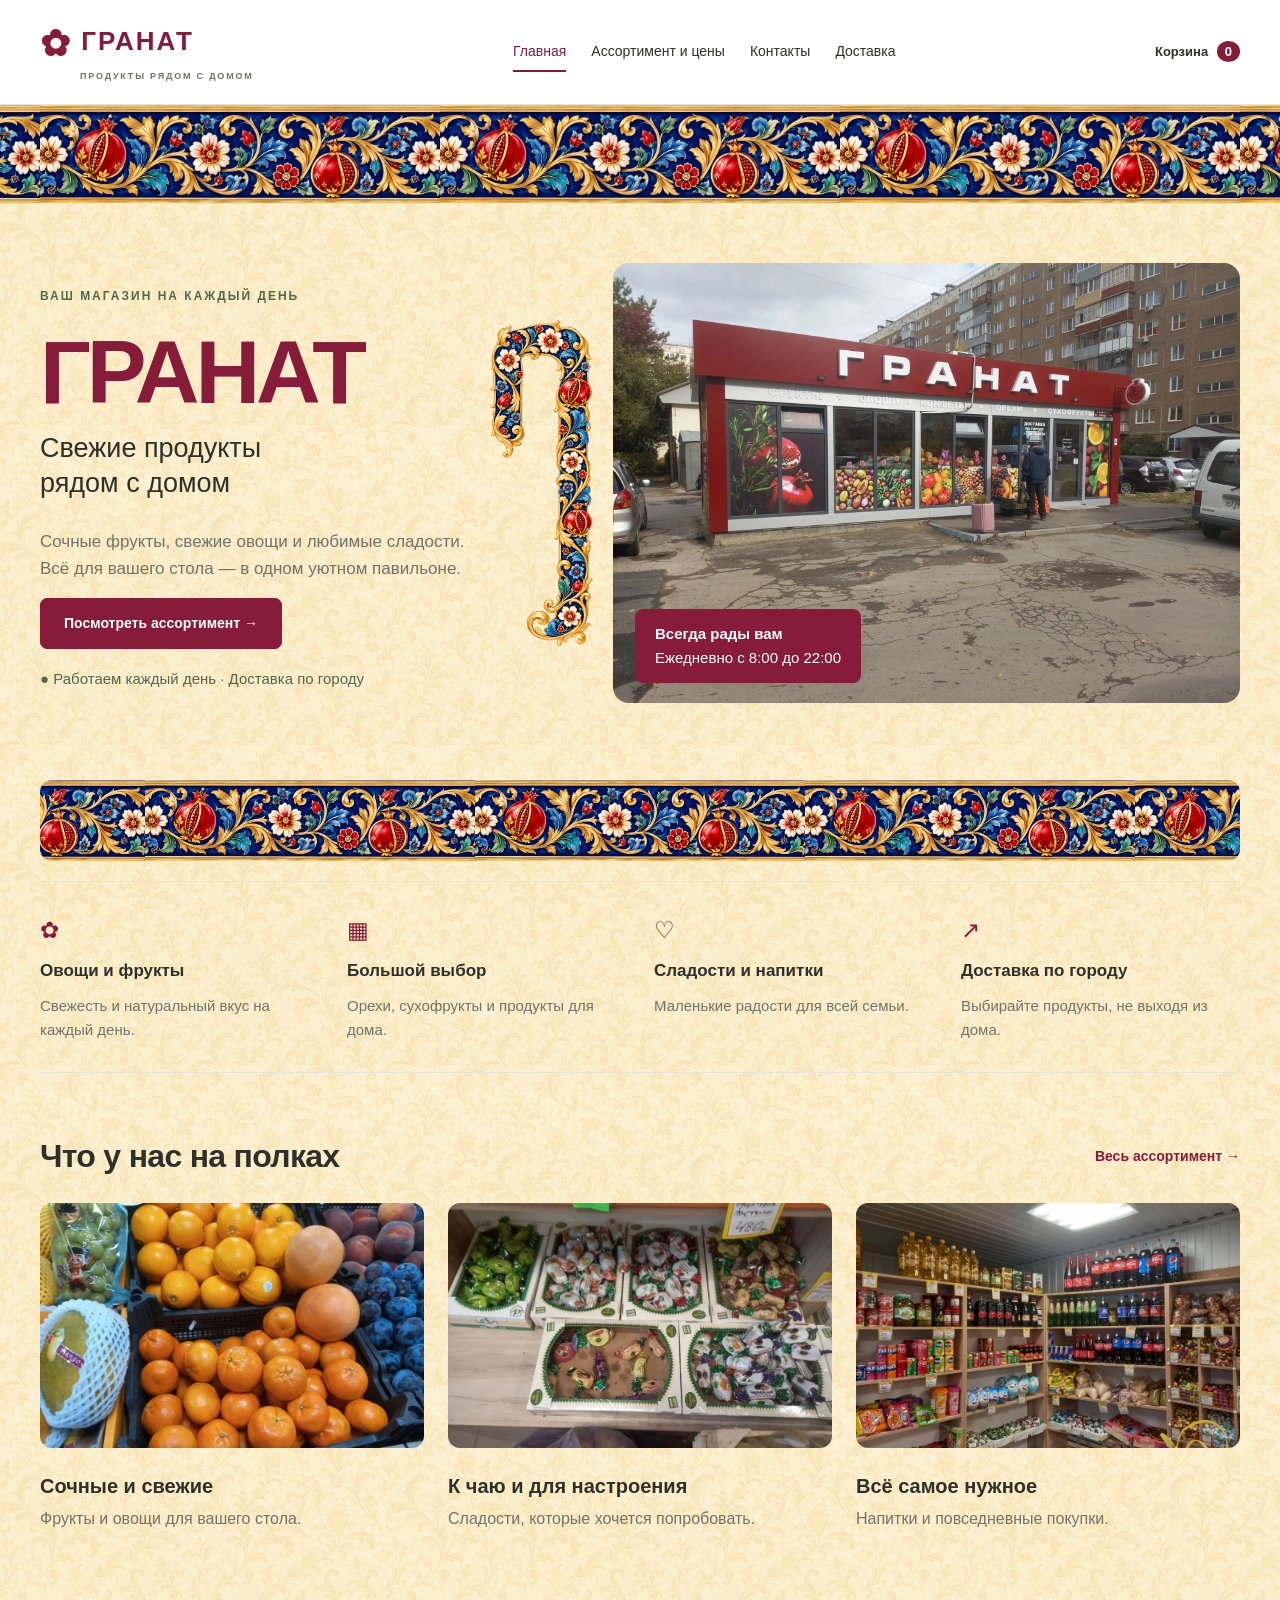
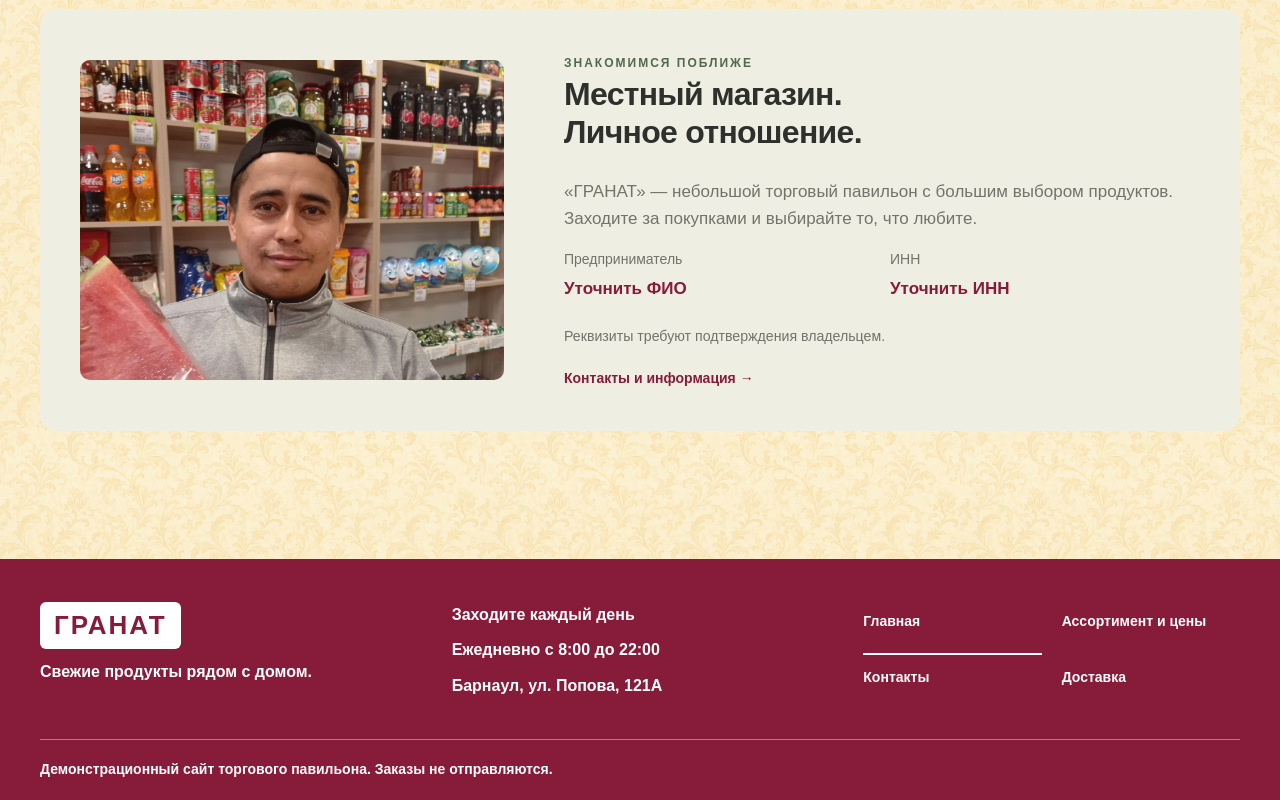
<file: index.html>
<!doctype html>
<html lang="ru"><head><meta charset="utf-8"><meta name="viewport" content="width=device-width, initial-scale=1"><meta name="description" content="Торговый павильон ГРАНАТ: свежие продукты, ассортимент и доставка по городу. Демонстрационный сайт."><title>ГРАНАТ — свежие продукты рядом с домом</title><link rel="icon" href="images/granat-icon.svg" type="image/svg+xml"><link rel="stylesheet" href="css/styles.css"><link rel="stylesheet" href="css/home-ornament.css"><script defer src="js/data.js"></script><script defer src="js/app.js"></script></head><body data-page="home"><a class="skip" href="#main">Перейти к содержимому</a><header></header><main id="main"><div class="wrap"><section class="hero"><div><span class="eyebrow">Ваш магазин на каждый день</span><h1>ГРАНАТ</h1><p class="subtitle">Свежие продукты<br>рядом с домом</p><p class="intro">Сочные фрукты, свежие овощи и любимые сладости. Всё для вашего стола — в одном уютном павильоне.</p><a class="button" href="assortment.html">Посмотреть ассортимент <span aria-hidden="true">&nbsp;→</span></a><p class="delivery-note">● Работаем каждый день · Доставка по городу</p></div><div class="hero-photo"><img src="images/павильон.jpg" alt="Фасад торгового павильона ГРАНАТ с бордовой вывеской"><div class="photo-note"><strong>Всегда рады вам</strong><span data-info="hours"></span></div></div></section><section class="benefits" aria-label="Преимущества магазина"><div><span aria-hidden="true">✿</span><h3>Овощи и фрукты</h3><p>Свежесть и натуральный вкус на каждый день.</p></div><div><span aria-hidden="true">▦</span><h3>Большой выбор</h3><p>Орехи, сухофрукты и продукты для дома.</p></div><div><span aria-hidden="true">♡</span><h3>Сладости и напитки</h3><p>Маленькие радости для всей семьи.</p></div><div><span aria-hidden="true">↗</span><h3>Доставка по городу</h3><p>Выбирайте продукты, не выходя из дома.</p></div></section><section class="section"><div class="section-heading"><h2>Что у нас на полках</h2><a class="text-link" href="assortment.html">Весь ассортимент →</a></div><div class="teasers"><a class="teaser" href="assortment.html"><img src="images/цитрусовые.jpg" alt="Цитрусовые и свежие фрукты в магазине" loading="lazy"><div><h3>Сочные и свежие</h3><p>Фрукты и овощи для вашего стола.</p></div></a><a class="teaser" href="assortment.html"><img src="images/конфеты.jpg" alt="Ассортимент развесных конфет" loading="lazy"><div><h3>К чаю и для настроения</h3><p>Сладости, которые хочется попробовать.</p></div></a><a class="teaser" href="assortment.html"><img src="images/полки.png" alt="Полки с напитками и другими продуктами" loading="lazy"><div><h3>Всё самое нужное</h3><p>Напитки и повседневные покупки.</p></div></a></div></section><section class="about"><img src="images/хозяин.jpg" alt="Портрет из материалов павильона ГРАНАТ" loading="lazy"><div><span class="eyebrow">Знакомимся поближе</span><h2>Местный магазин.<br>Личное отношение.</h2><p>«ГРАНАТ» — небольшой торговый павильон с большим выбором продуктов. Заходите за покупками и выбирайте то, что любите.</p><dl class="details"><div><dt>Предприниматель</dt><dd data-info="owner"></dd></div><div><dt>ИНН</dt><dd data-info="inn"></dd></div></dl><p><small>Реквизиты требуют подтверждения владельцем.</small></p><a href="contacts.html" class="text-link">Контакты и информация →</a></div></section><div class="section"></div></div></main><footer></footer></body></html>
</file>
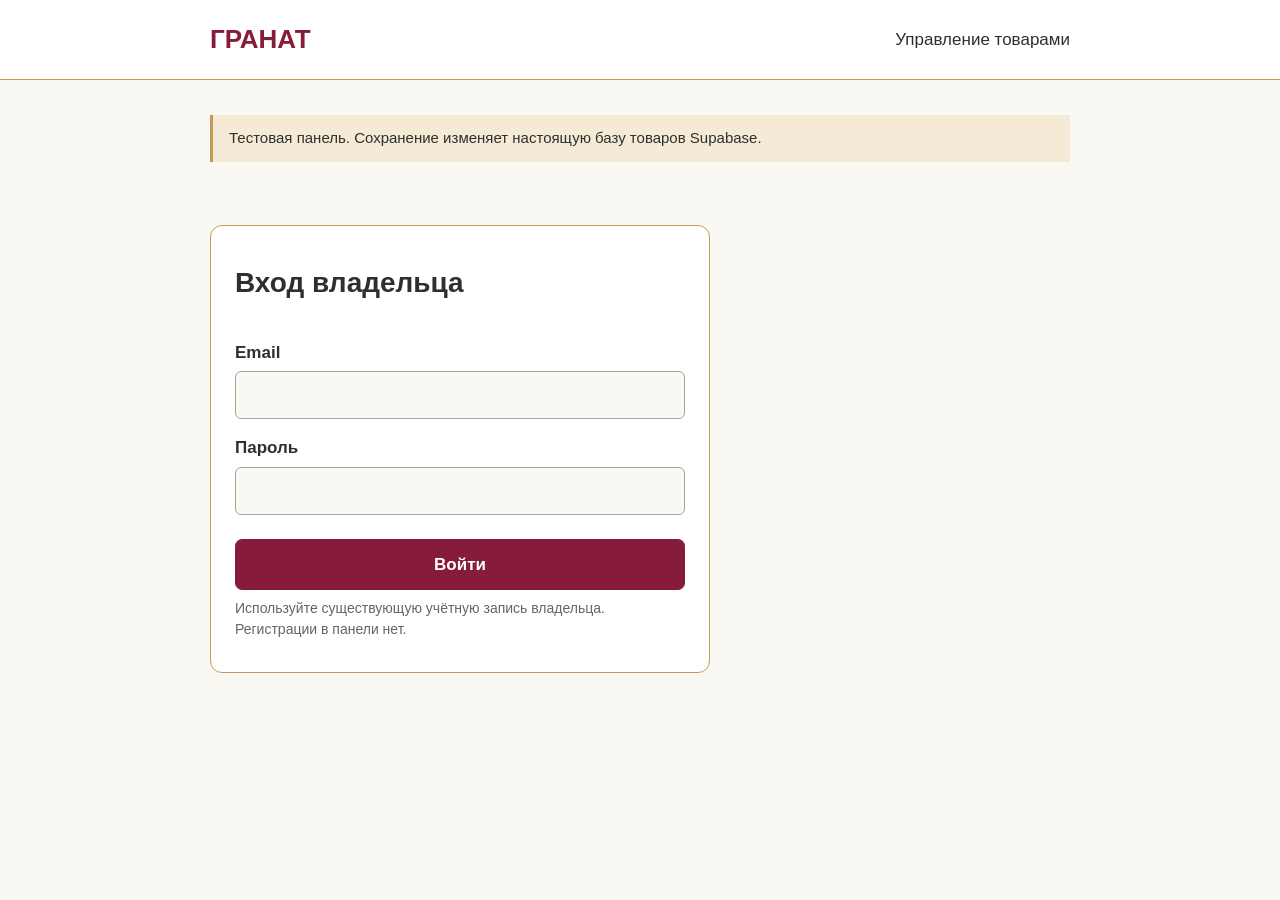
<file: admin.html>
<!doctype html>
<html lang="ru">
<head>
  <meta charset="utf-8">
  <meta name="viewport" content="width=device-width, initial-scale=1">
  <meta name="robots" content="noindex,nofollow">
  <meta name="referrer" content="no-referrer">
  <title>Управление товарами — ГРАНАТ</title>
  <link rel="icon" href="images/granat-icon.svg" type="image/svg+xml">
  <link rel="stylesheet" href="css/admin.css">
  <script defer src="js/supabase-config.js"></script>
  <script defer src="js/admin-api.js"></script>
  <script defer src="js/admin.js"></script>
</head>
<body>
  <header class="admin-header"><div class="admin-wrap"><a href="index.html" class="brand">ГРАНАТ</a><span>Управление товарами</span></div></header>
  <main class="admin-wrap">
    <p class="test-note">Тестовая панель. Сохранение изменяет настоящую базу товаров Supabase.</p>
    <p id="message" class="message" role="status" aria-live="polite"></p>
    <section id="recovery-section" class="panel" hidden>
      <h1>Установить новый пароль</h1>
      <form id="recovery-form">
        <fieldset id="recovery-fields">
          <label for="new-password">Новый пароль</label><input id="new-password" type="password" autocomplete="new-password" minlength="8" required>
          <label for="repeat-password">Повторить пароль</label><input id="repeat-password" type="password" autocomplete="new-password" minlength="8" required>
          <p class="hint">Не менее 8 символов. Пароль должен соответствовать требованиям вашего проекта Supabase.</p>
          <button type="submit">Сохранить новый пароль</button>
          <button id="cancel-recovery" type="button" class="secondary">Вернуться ко входу</button>
        </fieldset>
      </form>
    </section>
    <section id="login-section" class="panel">
      <h1>Вход владельца</h1>
      <form id="login-form">
        <fieldset id="login-fields">
          <label for="email">Email</label><input id="email" type="email" autocomplete="username" required>
          <label for="password">Пароль</label><input id="password" type="password" autocomplete="current-password" required>
          <button type="submit">Войти</button>
        </fieldset>
      </form>
      <p class="hint">Используйте существующую учётную запись владельца. Регистрации в панели нет.</p>
    </section>
    <section id="workspace" hidden>
      <div class="toolbar"><h1>Товары</h1><button id="logout" type="button" class="secondary">Выйти</button></div>
      <div class="toolbar actions"><button id="new-product" type="button">Добавить товар</button><button id="reload" type="button" class="secondary">Обновить список</button></div>
      <section id="editor" class="panel" hidden>
        <h2 id="editor-title">Добавить товар</h2>
        <form id="product-form">
          <fieldset id="product-fields">
            <label for="product-name">Название</label><input id="product-name" required maxlength="120">
            <label for="product-price">Цена, ₽ за кг</label><input id="product-price" type="number" inputmode="numeric" min="0" max="1000000" step="1" required>
            <p class="hint">Сейчас каталог поддерживает товары за килограмм и цены в целых рублях.</p>
            <label for="product-description">Описание</label><textarea id="product-description" rows="4" required maxlength="2000"></textarea>
            <label for="product-category">Категория</label><input id="product-category" list="categories" required maxlength="80"><datalist id="categories"></datalist>
            <label class="checkbox"><input id="product-available" type="checkbox"> Показывать на витрине</label>
            <label for="product-photo">Фотография с телефона</label><input id="product-photo" type="file" accept="image/jpeg,image/png,image/webp" hidden>
            <button id="choose-photo" type="button" class="secondary">Выбрать фотографию</button><p id="photo-name" class="hint"></p>
            <p class="hint">JPG, PNG или WebP, до 5 МБ. Для снимков HEIC выберите JPG. Новая фотография заменит ссылку при сохранении.</p>
            <label for="product-image">Или ссылка на фотографию</label><input id="product-image" maxlength="2000" placeholder="https://… или images/имя-файла.png">
            <img id="photo-preview" class="photo-preview" alt="Предпросмотр фотографии товара" hidden>
            <div class="toolbar actions"><button type="submit">Сохранить товар</button><button id="cancel" type="button" class="secondary">Отмена</button></div>
          </fieldset>
        </form>
      </section>
      <p id="list-summary"></p>
      <div id="product-list" class="product-list" aria-live="polite"></div>
    </section>
  </main>
</body>
</html>
</file>
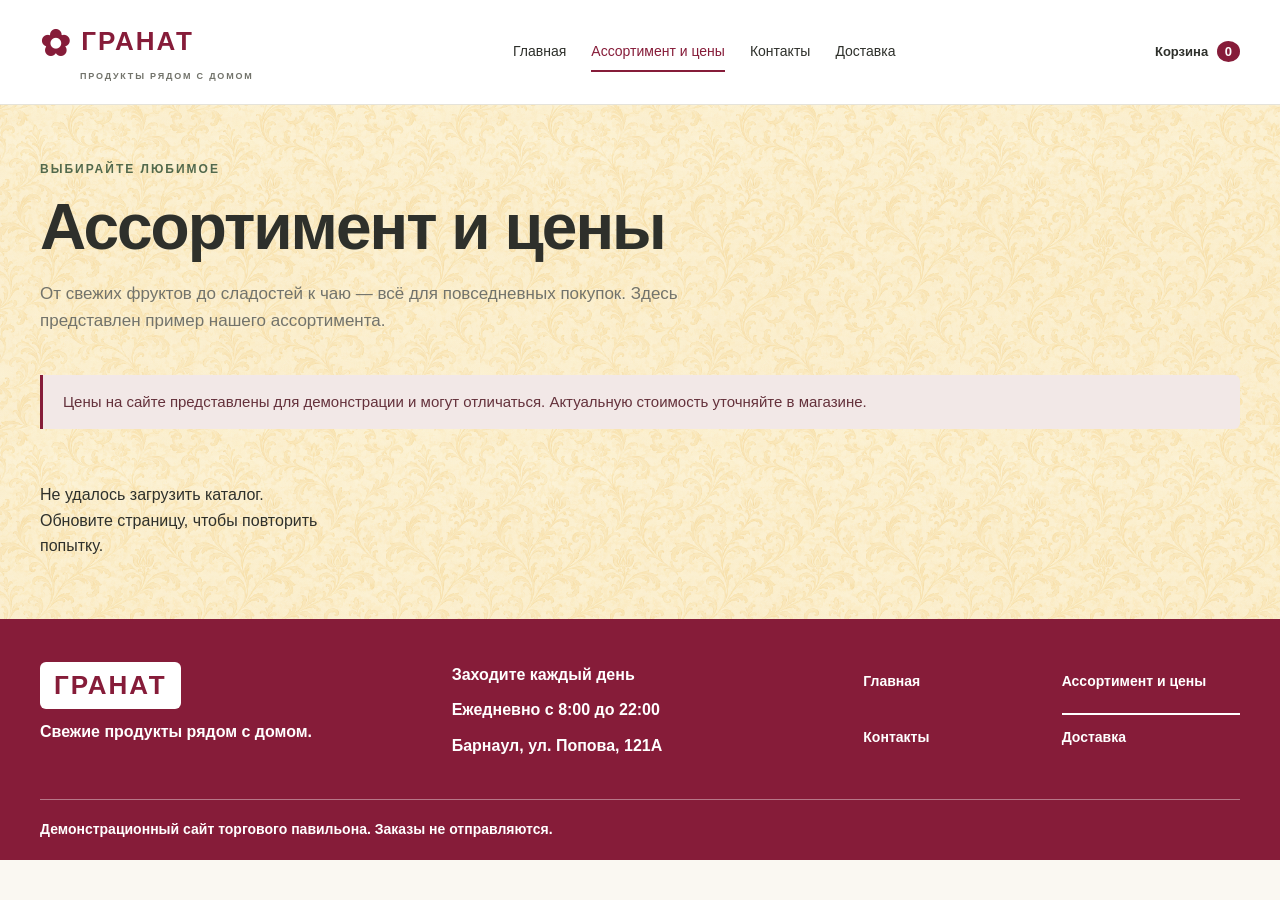
<file: assortment.html>
<!doctype html>
<html lang="ru"><head><meta charset="utf-8"><meta name="viewport" content="width=device-width, initial-scale=1"><meta name="description" content="Торговый павильон ГРАНАТ: свежие продукты, ассортимент и доставка по городу. Демонстрационный сайт."><title>Ассортимент и цены — ГРАНАТ</title><link rel="icon" href="images/granat-icon.svg" type="image/svg+xml"><link rel="stylesheet" href="css/styles.css"><link rel="stylesheet" href="css/assortment-cards.css"><script defer src="js/data.js"></script><script defer src="js/supabase-config.js"></script><script defer src="js/products-loader.js"></script><script defer src="js/assortment-cards.js"></script><script defer src="js/app.js"></script></head><body data-page="catalog"><a class="skip" href="#main">Перейти к содержимому</a><header></header><main id="main"><div class="wrap"><section class="page-heading"><span class="eyebrow">Выбирайте любимое</span><h1>Ассортимент и цены</h1><p>От свежих фруктов до сладостей к чаю — всё для повседневных покупок. Здесь представлен пример нашего ассортимента.</p></section><p class="notice">Цены на сайте представлены для демонстрации и могут отличаться. Актуальную стоимость уточняйте в магазине.</p><div id="filters" class="filters" aria-label="Категории товаров"></div><div id="catalog" class="catalog"></div><p id="cart-status" class="sr-only" role="status"></p></div></main><footer></footer></body></html>
</file>
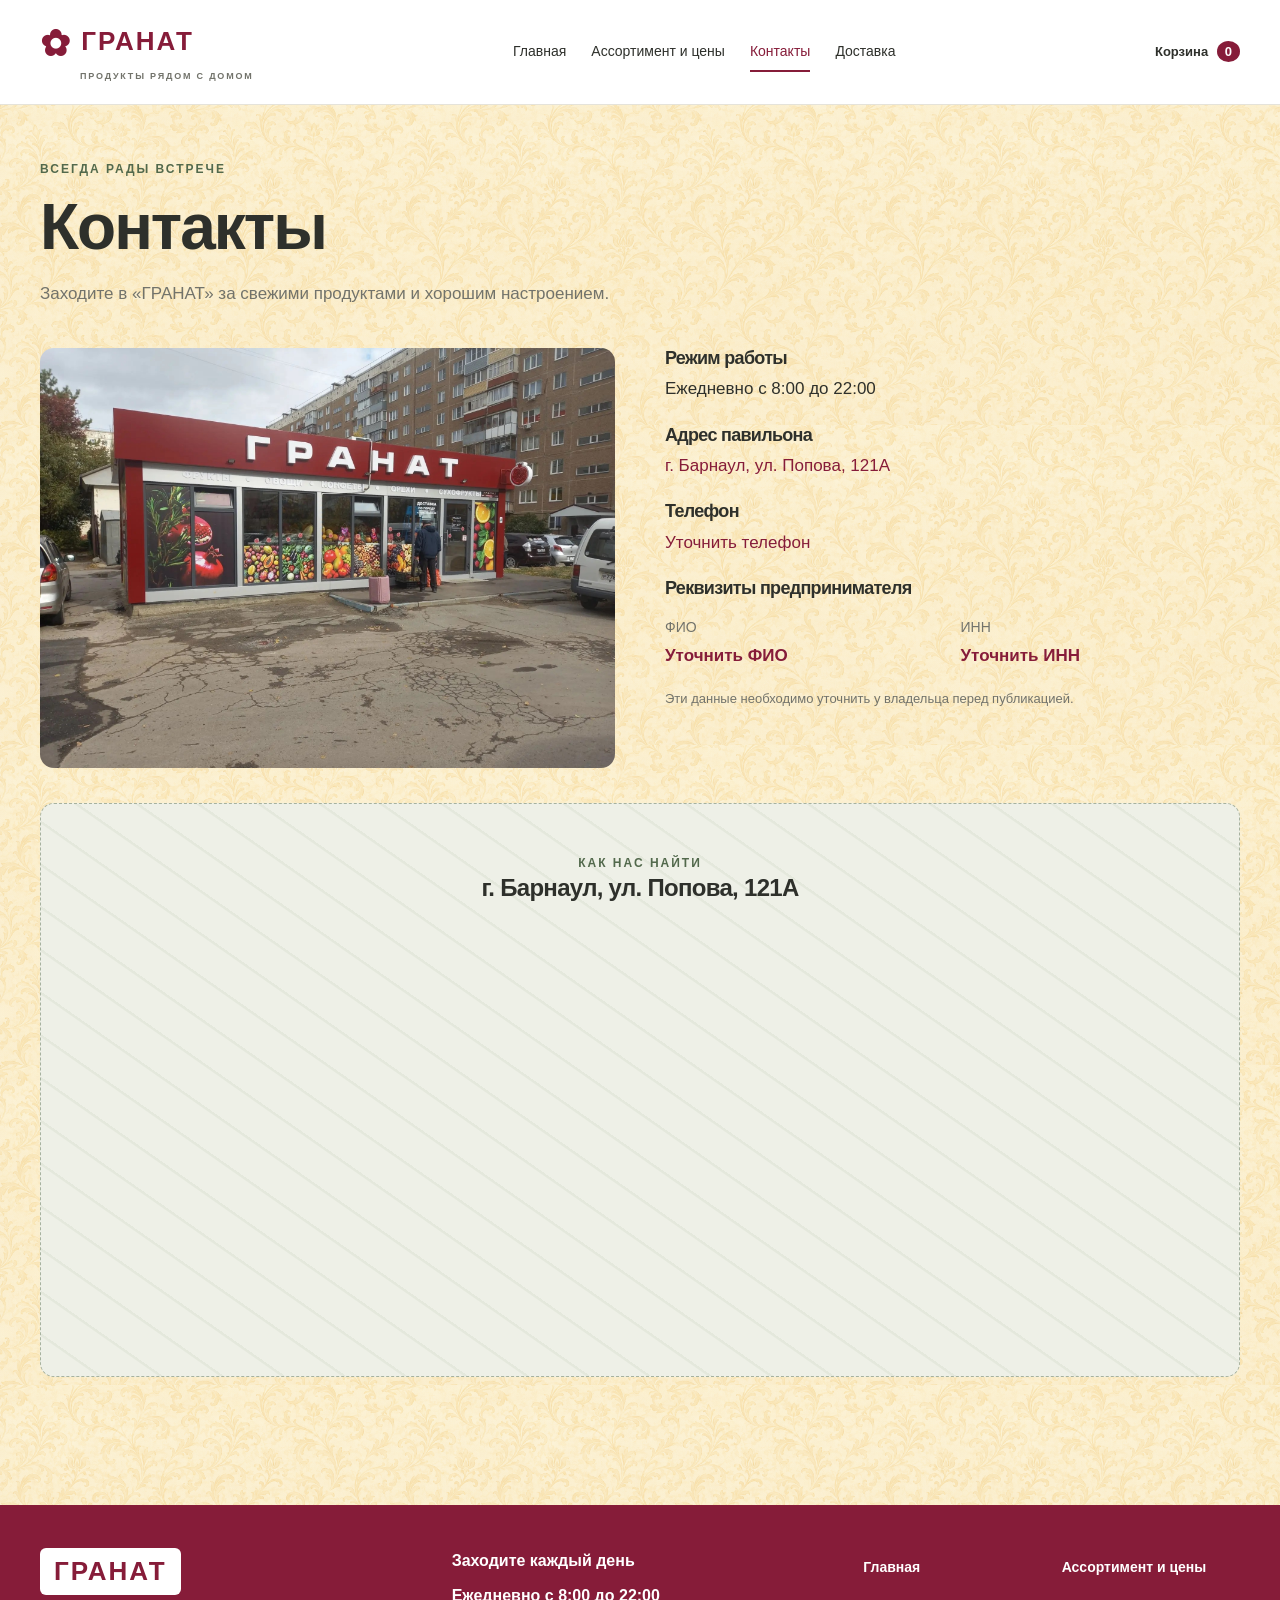
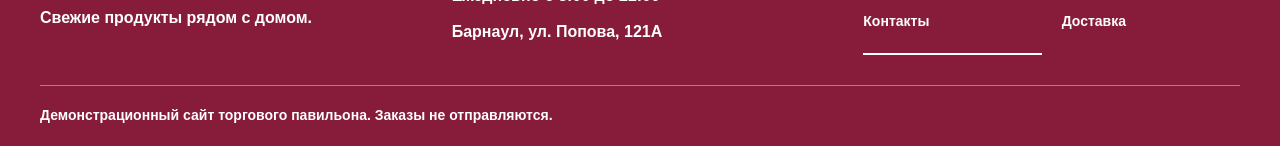
<file: contacts.html>
<!doctype html>
<html lang="ru"><head><meta charset="utf-8"><meta name="viewport" content="width=device-width, initial-scale=1"><meta name="description" content="Торговый павильон ГРАНАТ: свежие продукты, ассортимент и доставка по городу. Демонстрационный сайт."><title>Контакты — ГРАНАТ</title><link rel="icon" href="images/granat-icon.svg" type="image/svg+xml"><link rel="stylesheet" href="css/styles.css"><script defer src="js/data.js" onload="shop.address='г. Барнаул, ул. Попова, 121А'"></script><script defer src="js/app.js"></script></head><body data-page="contacts"><a class="skip" href="#main">Перейти к содержимому</a><header></header><main id="main"><div class="wrap"><section class="page-heading"><span class="eyebrow">Всегда рады встрече</span><h1>Контакты</h1><p>Заходите в «ГРАНАТ» за свежими продуктами и хорошим настроением.</p></section><section class="contact-grid"><img class="contact-photo" src="images/павильон.jpg" alt="Торговый павильон ГРАНАТ"><div class="contact-details"><div><h2>Режим работы</h2><p data-info="hours"></p></div><div><h2>Адрес павильона</h2><p class="placeholder" data-info="address"></p></div><div><h2>Телефон</h2><p class="placeholder" data-info="phone"></p></div><div><h2>Реквизиты предпринимателя</h2><dl class="details"><div><dt>ФИО</dt><dd data-info="owner"></dd></div><div><dt>ИНН</dt><dd data-info="inn"></dd></div></dl><p class="form-help">Эти данные необходимо уточнить у владельца перед публикацией.</p></div></div></section><section class="map" aria-label="Карта расположения магазина"><span class="eyebrow">Как нас найти</span><h2 data-info="address"></h2><iframe id="map_352233807" title="Торговый павильон ГРАНАТ — карта 2ГИС" frameborder="0" width="100%" height="400px" src="https://makemap.2gis.ru/widget?data=[base64]" sandbox="allow-modals allow-forms allow-scripts allow-same-origin allow-popups allow-top-navigation-by-user-activation"></iframe></section><div class="section"></div></div></main><footer></footer></body></html>
</file>
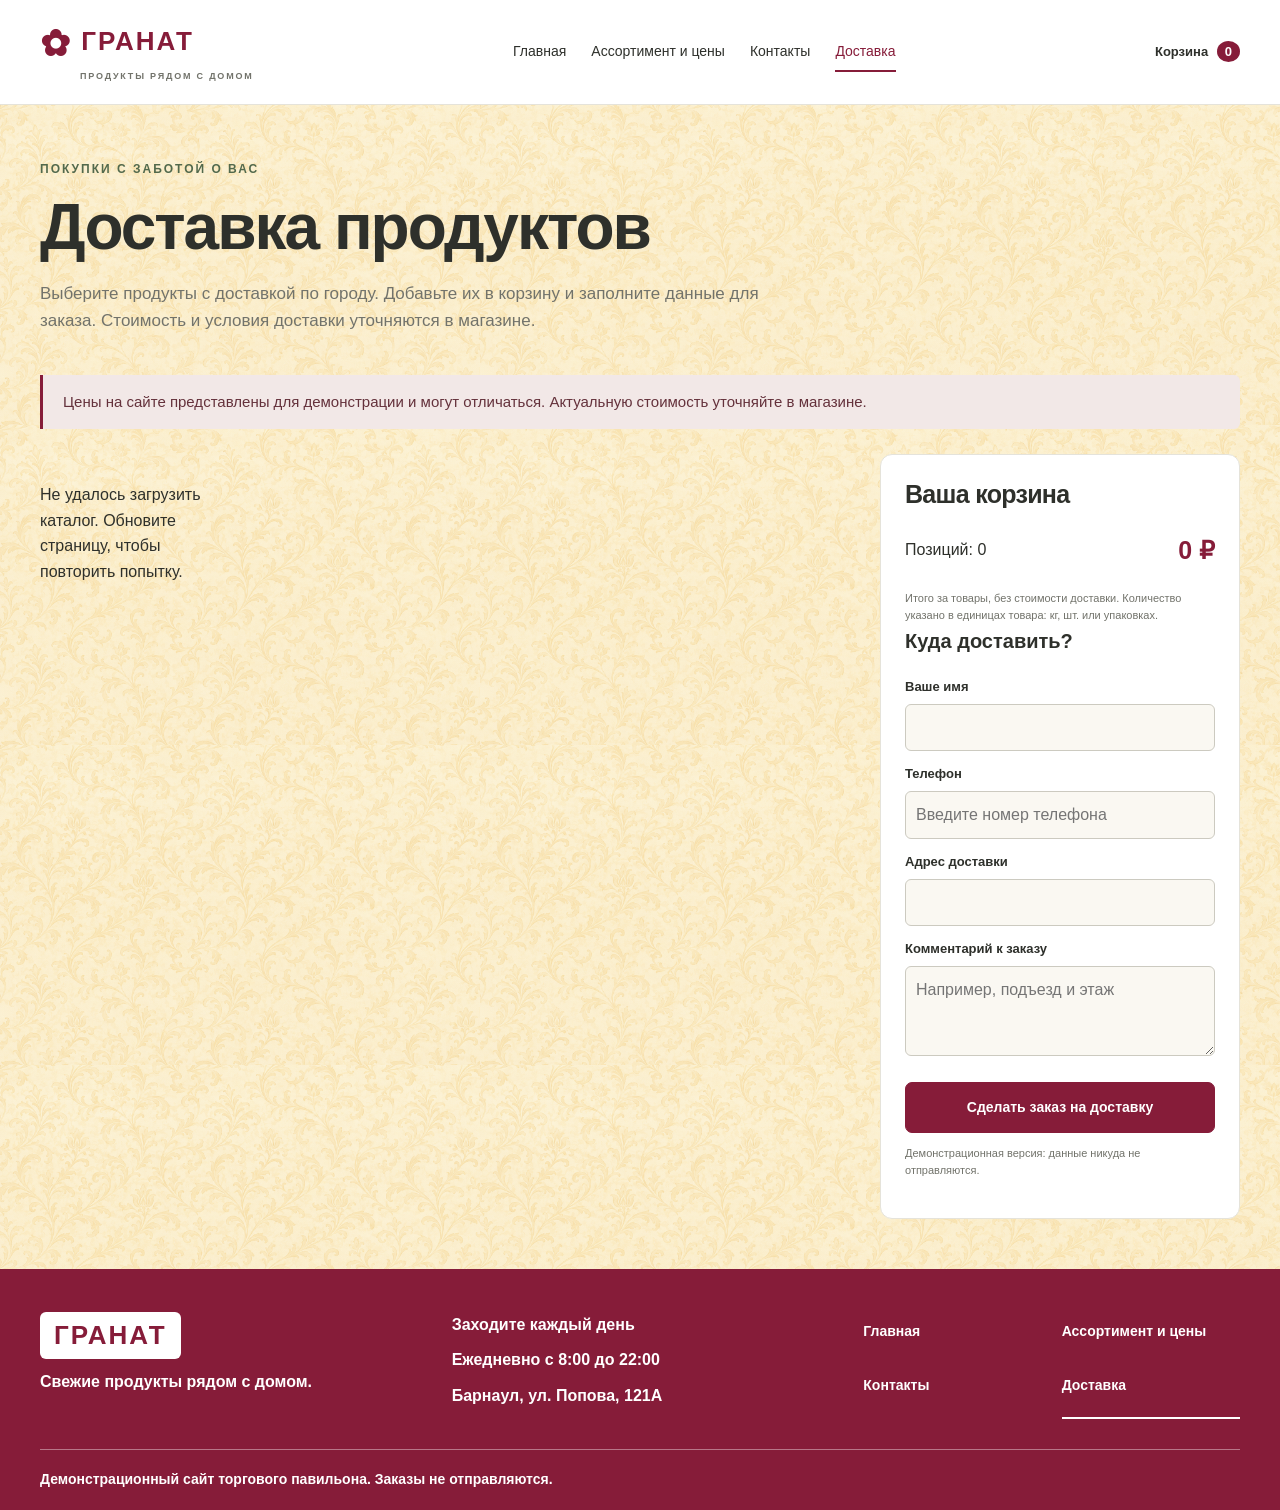
<file: delivery.html>
<!doctype html>
<html lang="ru"><head><meta charset="utf-8"><meta name="viewport" content="width=device-width, initial-scale=1"><meta name="description" content="Торговый павильон ГРАНАТ: свежие продукты, ассортимент и доставка по городу. Демонстрационный сайт."><title>Доставка продуктов — ГРАНАТ</title><link rel="icon" href="images/granat-icon.svg" type="image/svg+xml"><link rel="stylesheet" href="css/styles.css"><link rel="stylesheet" href="css/delivery-cards.css"><script defer src="js/data.js"></script><script defer src="js/supabase-config.js"></script><script defer src="js/products-loader.js"></script><script defer src="js/assortment-cards.js"></script><script defer src="js/app.js"></script></head><body data-page="delivery"><a class="skip" href="#main">Перейти к содержимому</a><header></header><main id="main"><div class="wrap"><section class="page-heading"><span class="eyebrow">Покупки с заботой о вас</span><h1>Доставка продуктов</h1><p>Выберите продукты с доставкой по городу. Добавьте их в корзину и заполните данные для заказа. Стоимость и условия доставки уточняются в магазине.</p></section><p class="notice">Цены на сайте представлены для демонстрации и могут отличаться. Актуальную стоимость уточняйте в магазине.</p><div class="delivery-layout"><section aria-label="Каталог для доставки"><div id="filters" class="filters" aria-label="Категории товаров"></div><div id="catalog" class="catalog"></div><p id="cart-status" class="sr-only" role="status"></p></section><aside class="basket" aria-labelledby="basket-title"><h2 id="basket-title">Ваша корзина</h2><div id="cart-items"></div><div class="cart-summary" aria-live="polite"><span id="positions">Позиций: 0</span><strong id="total">0 ₽</strong></div><p class="form-help">Итого за товары, без стоимости доставки. Количество указано в единицах товара: кг, шт. или упаковках.</p><form id="order-form"><h3>Куда доставить?</h3><label for="name">Ваше имя</label><input id="name" name="name" autocomplete="name" required maxlength="80"><label for="phone">Телефон</label><input id="phone" name="phone" type="tel" autocomplete="tel" required placeholder="Введите номер телефона" maxlength="25"><label for="address">Адрес доставки</label><input id="address" name="address" autocomplete="street-address" required maxlength="200"><label for="comment">Комментарий к заказу</label><textarea id="comment" name="comment" maxlength="1000" placeholder="Например, подъезд и этаж"></textarea><button class="button" type="submit">Сделать заказ на доставку</button><p class="form-help">Демонстрационная версия: данные никуда не отправляются.</p><div id="order-message" class="form-message" role="status" aria-live="polite"></div></form></aside></div></div></main><footer></footer></body></html>
</file>
<file: css/styles.css>
:root{--wine:#861c39;--wine-dark:#591326;--ink:#2e302b;--muted:#72736b;--cream:#faf8f2;--line:#e5e3da;--green:#52694c}*{box-sizing:border-box}html{scroll-behavior:smooth}body{margin:0;color:var(--ink);background:var(--cream);font-family:Arial,Helvetica,sans-serif;line-height:1.6}a{color:inherit;text-decoration:none}button,input,textarea{font:inherit}button,a,input,textarea{touch-action:manipulation}button{cursor:pointer}a:focus-visible,button:focus-visible,input:focus-visible,textarea:focus-visible{outline:3px solid var(--green);outline-offset:4px}.wrap{width:min(1200px,calc(100% - 64px));margin:auto}.skip{position:absolute;left:16px;top:-100px;background:white;padding:12px;z-index:10}.skip:focus{top:8px}header{background:#fff;border-bottom:1px solid var(--line)}.header-row{min-height:104px;display:flex;align-items:center;justify-content:space-between;gap:25px}.brand{font-size:26px;font-weight:800;letter-spacing:2px;color:var(--wine);line-height:1.2}.brand-mark{font-size:36px;vertical-align:middle}.brand-note{display:block;font-size:9px;letter-spacing:1.8px;margin:6px 0 0 40px;color:var(--muted)}nav{display:flex;gap:25px;font-size:14px}nav a{padding:8px 0}nav a:hover,nav a[aria-current]{color:var(--wine)}nav a[aria-current]{border-bottom:2px solid var(--wine)}.header-cart{font-size:13px;font-weight:bold}.header-cart span{background:var(--wine);color:white;border-radius:50%;padding:3px 8px;margin-left:5px}.eyebrow{font-size:11px;font-weight:bold;letter-spacing:2px;text-transform:uppercase;color:var(--green)}h1,h2,h3,p{margin-top:0}h1{font-size:clamp(36px,5vw,64px);line-height:1.08;letter-spacing:-2px;margin-bottom:22px}h2{font-size:32px;line-height:1.2;letter-spacing:-.7px}h3{font-size:20px}.hero{display:grid;grid-template-columns:.9fr 1.1fr;gap:60px;align-items:center;padding:60px 0}.hero h1{font-size:clamp(64px,7vw,104px);color:var(--wine);letter-spacing:-4px;margin:16px 0 10px}.hero .subtitle{font-size:27px;line-height:1.3;max-width:390px}.hero .intro{max-width:430px;color:var(--muted)}.button{display:inline-flex;justify-content:center;align-items:center;background:var(--wine);color:white;border:1px solid var(--wine);padding:14px 23px;border-radius:7px;font-size:14px;font-weight:bold;line-height:1.5}.button:hover{background:var(--wine-dark)}.hero-photo{position:relative}.hero-photo>img{width:100%;height:440px;object-fit:cover;border-radius:16px}.photo-note{position:absolute;left:22px;bottom:28px;background:white;padding:13px 20px;border-radius:8px;font-size:13px;box-shadow:0 8px 25px #0001}.photo-note strong{display:block}.delivery-note{font-size:13px;color:var(--green);margin:18px 0 0}.benefits{border-top:1px solid var(--line);border-bottom:1px solid var(--line);display:grid;grid-template-columns:repeat(4,1fr);padding:30px 0;gap:28px}.benefits span{font-size:23px;color:var(--wine)}.benefits h3{font-size:17px;margin:9px 0}.benefits p{font-size:13px;color:var(--muted);margin:0}.section{padding:64px 0}.section-heading{display:flex;justify-content:space-between;align-items:center;gap:20px;margin-bottom:28px}.section-heading h2{margin-bottom:0}.text-link{color:var(--wine);font-size:14px;font-weight:bold}.teasers{display:grid;grid-template-columns:repeat(3,1fr);gap:24px}.teaser img{width:100%;height:245px;object-fit:cover;border-radius:12px}.teaser h3{margin:14px 0 4px}.teaser p{color:var(--muted);font-size:14px}.about{display:grid;grid-template-columns:.8fr 1.2fr;gap:60px;align-items:center;background:#eeeee3;padding:40px;border-radius:16px}.about img{width:100%;height:320px;object-fit:cover;object-position:center 30%;border-radius:10px}.about p{color:var(--muted)}.details{display:grid;grid-template-columns:1fr 1fr;gap:16px}.details dt{font-size:12px;color:var(--muted)}.details dd{margin:4px 0;color:var(--wine);font-weight:bold}.page-heading{padding:50px 0 25px}.page-heading h1{margin:12px 0 18px}.page-heading p{max-width:730px;color:var(--muted)}.notice{background:#f2e8e7;border-left:3px solid var(--wine);padding:15px 20px;color:#64313b;font-size:13px;border-radius:0 6px 6px 0;margin-bottom:25px}.filters{display:flex;flex-wrap:wrap;gap:9px;margin-bottom:28px}.filter{border:1px solid var(--line);border-radius:25px;background:white;color:var(--ink);padding:9px 17px;font-size:13px}.filter.active{background:var(--wine);border-color:var(--wine);color:white}.catalog{display:grid;grid-template-columns:repeat(4,1fr);gap:22px;padding-bottom:60px}.product{background:white;border:1px solid var(--line);border-radius:12px;overflow:hidden}.product img{width:100%;height:190px;object-fit:cover;display:block}.product-body{padding:20px}.product .eyebrow{font-size:9px;letter-spacing:1px}.product h2{font-size:19px;margin:7px 0 12px;letter-spacing:0}.product small{font-size:11px;color:var(--muted);display:block}.product-price{margin:13px 0;font-size:19px}.product-price span{font-size:13px;color:var(--muted)}.product .button{width:100%;font-size:12px;padding:11px 6px}.contact-grid{display:grid;grid-template-columns:1fr 1fr;gap:50px;align-items:start}.contact-photo{width:100%;height:420px;object-fit:cover;border-radius:14px}.contact-details{display:grid;gap:22px}.contact-details h2{font-size:18px;margin-bottom:6px}.contact-details p{margin:0}.placeholder{color:var(--wine);font-weight:bold}.map{margin-top:35px;padding:45px;text-align:center;border:1px dashed #a7b29f;border-radius:14px;background:repeating-linear-gradient(35deg,#eef0e7,#eef0e7 32px,#e4e8dc 33px,#e4e8dc 35px)}.map h2{font-size:24px}.map p{margin:5px}.map small{color:var(--muted)}.delivery-layout{display:grid;grid-template-columns:minmax(0,1fr) 360px;gap:30px;align-items:start}.delivery-layout .catalog{grid-template-columns:repeat(2,1fr)}.basket{background:white;border:1px solid var(--line);border-radius:12px;padding:24px;margin-bottom:50px}.basket h2{font-size:25px}.cart-item{display:grid;grid-template-columns:1fr auto;gap:10px;border-bottom:1px solid var(--line);padding:15px 0;font-size:13px}.cart-item small{display:block;color:var(--muted)}.quantity{display:flex;align-items:center;gap:8px}.quantity button{background:var(--cream);border:1px solid var(--line);border-radius:5px;width:29px;height:29px}.remove{border:0;background:none;color:var(--wine);font-size:11px;text-decoration:underline;text-align:right}.empty-cart{font-size:14px;color:var(--muted);padding:20px 0}.cart-summary{display:flex;justify-content:space-between;align-items:center;margin:20px 0}.cart-summary strong{font-size:25px;color:var(--wine)}.basket label{display:block;font-size:13px;font-weight:bold;margin:13px 0 6px}.basket input,.basket textarea{width:100%;border:1px solid #cccac0;background:var(--cream);padding:10px;border-radius:6px}.basket textarea{resize:vertical;min-height:90px}.basket .button{width:100%;margin-top:18px}.form-message{font-size:13px;color:var(--wine);margin-top:14px}.form-message.success{background:#eef4e8;color:#354c2d;padding:14px;border-radius:6px}.form-help{font-size:11px;color:var(--muted);margin:12px 0 0}.sr-only{position:absolute;width:1px;height:1px;overflow:hidden;clip-path:inset(50%)}footer{background:var(--wine);color:#fff;border-top:1px solid var(--wine);padding:42px 0 20px}footer .brand{display:inline-block;background:#fff;color:var(--wine);padding:8px 14px;border-radius:6px}footer nav a,footer nav a:hover,footer nav a[aria-current]{color:#fff}footer nav a:hover,footer nav a[aria-current]{border-bottom:2px solid #fff}footer a:focus-visible{outline-color:#fff}.footer-grid{display:grid;grid-template-columns:1fr 1fr 1fr;gap:35px}.footer-grid p{font-size:15px;font-weight:500;color:#fff;margin:10px 0}.footer-grid strong{font-size:16px}.footer-grid nav{display:grid;grid-template-columns:1fr 1fr;gap:3px 20px;font-size:14px;font-weight:600}.footer-bottom{border-top:1px solid #ffffff66;margin-top:30px;padding-top:18px;font-size:13px;font-weight:500;color:#fff}@media(max-width:1000px){.header-row{flex-wrap:wrap;padding:20px 0;gap:16px}header nav{order:3;width:100%;justify-content:center}.hero{gap:30px}.hero-photo>img{height:380px}.catalog{grid-template-columns:repeat(3,1fr)}.delivery-layout{grid-template-columns:minmax(0,1fr) 320px}.about{gap:30px}}@media(max-width:700px){.wrap{width:calc(100% - 32px)}.brand{font-size:22px}.brand-note{font-size:8px}header nav{gap:15px;font-size:11px;justify-content:space-between}.hero{grid-template-columns:1fr;padding:35px 0;gap:28px}.hero h1{font-size:76px}.hero .subtitle{font-size:25px}.hero-photo>img{height:300px}.benefits{grid-template-columns:1fr 1fr;gap:25px}.section{padding:40px 0}.section-heading h2{font-size:25px}.teasers{grid-template-columns:1fr;gap:15px}.teaser{display:grid;grid-template-columns:115px 1fr;gap:15px}.teaser img{height:110px}.teaser h3{margin-top:7px}.about{grid-template-columns:1fr;padding:22px;gap:25px}.about img{height:300px}.catalog{grid-template-columns:repeat(2,minmax(0,1fr));gap:12px}.product img{height:150px}.product-body{padding:13px}.product h2{font-size:16px}.product-price{font-size:17px}.page-heading{padding-top:30px}.page-heading h1{font-size:36px;letter-spacing:-1px}.contact-grid,.delivery-layout{grid-template-columns:1fr;gap:24px}.contact-photo{height:300px}.delivery-layout .catalog{padding-bottom:0}.basket{padding:20px}.footer-grid{grid-template-columns:1fr;gap:22px}.footer-grid nav{max-width:330px}.map{padding:30px 15px}.filters{gap:7px}.filter{font-size:12px;padding:8px 12px}}@media(prefers-reduced-motion:reduce){html{scroll-behavior:auto}}

/* Readable descriptions and captions; headings and controls keep their sizes. */
.hero .intro,.about p,.page-heading p,.contact-details p:not(.form-help){font-size:17px;font-weight:500}
.photo-note,.delivery-note,.benefits p,.notice{font-size:15px;font-weight:500}
.teaser p{font-size:16px;font-weight:500}
.details dt{font-size:14px;font-weight:500}
.details dd{font-size:17px}
.contact-details .form-help{font-size:13px;font-weight:500}
main .eyebrow{font-size:12px}
.product .eyebrow{font-size:11px}
.product h2{font-size:20px}
.product small{font-size:13px;font-weight:500}
.footer-grid p{font-size:16px;font-weight:600}
.footer-bottom{font-size:14px;font-weight:600}
@media(max-width:700px){.product h2{font-size:17px}}

.hero .intro,.about p,.page-heading p{margin-bottom:16px}
.teaser p{margin-bottom:14px}

.details{grid-template-columns:repeat(2,minmax(0,1fr))}

/* Shared gold background; same scale and contrast on all pages. */
main{
 background-color:var(--cream);
 background-image:linear-gradient(rgba(250,248,242,.35),rgba(250,248,242,.35)),url("../images/granat-gold-background.png");
 background-size:auto,480px 320px;
 background-repeat:repeat;
}
</file>
<file: css/home-ornament.css>
/* Rich gold pattern supplied by the owner; loaded on the home page only. */
body[data-page="home"] main::before{
 content:"";display:block;width:100%;height:98px;
 background:url("../images/granat-gold-ornament.png") center -18px/400px auto repeat-x;
 pointer-events:none;
}
body[data-page="home"] .hero{position:relative;margin-bottom:110px}
body[data-page="home"] .hero::after{
 content:"";position:absolute;left:0;right:0;bottom:-90px;height:81px;
 background:url("../images/granat-gold-ornament.png") center -15px/330px auto repeat-x;
 border-radius:12px;pointer-events:none;
}
@media(min-width:1280px){
 body[data-page="home"] .hero::before{
  content:"";position:absolute;left:440px;top:60px;width:122px;height:440px;
  background:url("../images/granat-gold-flourish.png") center/contain no-repeat;
  pointer-events:none;
 }
}
@media(max-width:700px){
 body[data-page="home"] main::before{height:54px;background-size:220px auto;background-position:center -10px}
 body[data-page="home"] .hero{margin-bottom:65px}
 body[data-page="home"] .hero::after{height:54px;bottom:-45px;background-size:220px auto;background-position:center -10px;border-radius:8px}
}

body[data-page="home"] .photo-note{background:var(--wine);color:#fff}
</file>
<file: css/admin.css>
:root{--wine:#861c39;--ink:#2e302b;--cream:#faf8f2;--gold:#c49a55}
*{box-sizing:border-box}
body{margin:0;background:var(--cream);color:var(--ink);font:17px/1.5 Arial,Helvetica,sans-serif}
[hidden]{display:none!important}
.admin-wrap{max-width:900px;margin:auto;padding:20px}
.admin-header{background:#fff;border-bottom:1px solid var(--gold)}
.admin-header .admin-wrap{display:flex;align-items:center;justify-content:space-between;gap:16px}
.brand{color:var(--wine);font-size:26px;font-weight:800;text-decoration:none}
h1{font-size:28px;margin:12px 0 20px}h2{font-size:22px;margin:0 0 16px}
.panel{background:#fff;border:1px solid var(--gold);border-radius:12px;padding:24px;margin:20px 0}
#login-section,#recovery-section{max-width:500px}
fieldset{border:0;margin:0;padding:0;min-width:0}
label{display:block;font-weight:600;margin:16px 0 6px}
input,textarea,button{font:inherit}
input:not([type="checkbox"]),textarea{display:block;width:100%;min-height:48px;padding:10px;border:1px solid #a9a598;border-radius:6px;background:var(--cream);color:var(--ink)}
textarea{resize:vertical}
button{min-height:48px;padding:12px 20px;border:1px solid var(--wine);border-radius:7px;background:var(--wine);color:#fff;font-weight:700;cursor:pointer;touch-action:manipulation}
button.secondary{background:#fff;color:var(--wine)}
button:disabled{opacity:.55;cursor:wait}
button:focus-visible,input:focus-visible,textarea:focus-visible,a:focus-visible{outline:3px solid var(--gold);outline-offset:3px}
#login-form button{width:100%;margin-top:24px}
#recovery-form button{width:100%;margin-top:16px}
.toolbar{display:flex;align-items:center;justify-content:space-between;gap:12px;flex-wrap:wrap}
.toolbar h1{margin-bottom:12px}
.actions{justify-content:flex-start;margin:16px 0}
.test-note{padding:12px 16px;background:#f4ead6;border-left:3px solid var(--gold);font-size:15px}
.message{white-space:pre-wrap;overflow-wrap:anywhere;min-height:26px}
.message.error{color:#861c39;background:#f9e8e8;padding:12px;border-radius:6px}
.message.success{color:#354c2d;background:#edf4e8;padding:12px;border-radius:6px}
.hint{font-size:14px;color:#65665e;margin:8px 0}
.checkbox{display:flex;align-items:center;gap:12px;min-height:48px}
.checkbox input{width:24px;height:24px;accent-color:var(--wine)}
.photo-preview{width:100%;max-width:320px;max-height:240px;object-fit:contain;border-radius:8px;margin-top:16px}
.product-list{display:grid;grid-template-columns:repeat(2,minmax(0,1fr));gap:16px}
.admin-product{min-width:0;background:#fff;border:1px solid var(--gold);border-radius:10px;overflow:hidden}
.admin-product img{display:block;width:100%;height:180px;object-fit:cover}
.admin-product-body{padding:16px}
.admin-product h2{color:var(--wine);overflow-wrap:anywhere;margin:0 0 8px}
.admin-product p{margin:8px 0;overflow-wrap:anywhere}
.product-state{font-weight:600}.state-hidden{color:var(--wine)}
.admin-product .actions{margin-bottom:0}
.admin-product button{flex:1;min-width:120px}
@media(max-width:600px){.admin-wrap{padding:16px}.admin-header .admin-wrap{align-items:flex-start;flex-direction:column;gap:4px}.panel{padding:18px}.product-list{grid-template-columns:minmax(0,1fr)}.actions>button{flex:1}h1{font-size:26px}}
</file>
<file: css/assortment-cards.css>
/* Compact showcase cards, exclusive to the assortment page. */
body[data-page="catalog"] .catalog{grid-template-columns:repeat(4,minmax(0,1fr));align-items:stretch}
body[data-page="catalog"] .product-featured{
 display:flex;flex-direction:column;min-width:0;
 background:var(--cream);border:1px solid #C49A55;border-radius:12px;
}
body[data-page="catalog"] .product-featured>img{height:190px;object-fit:cover}
body[data-page="catalog"] .product-featured .product-body{padding:16px;display:flex;flex-direction:column;flex:1}
body[data-page="catalog"] .product-featured h2{color:var(--wine);font-size:20px;margin:8px 0 10px;overflow-wrap:break-word}
body[data-page="catalog"] .product-description{font-size:14px;font-weight:500;color:var(--muted);margin:0 0 14px}
body[data-page="catalog"] .product-purchase{margin-top:auto;padding-top:12px}
body[data-page="catalog"] .product-featured .product-price{font-size:23px;color:var(--wine);margin:0}
body[data-page="catalog"] .product-featured .product-price span{font-size:13px}
body[data-page="catalog"] .product-benefits{display:flex;flex-wrap:wrap;gap:4px 12px;padding:10px 16px;border-top:1px solid #C49A5580;background:#f3ead8;color:var(--wine);font-size:11px;font-weight:600}
@media(max-width:700px){
 body[data-page="catalog"] .catalog{grid-template-columns:repeat(2,minmax(0,1fr))}
 body[data-page="catalog"] .product-featured>img{height:150px}
 body[data-page="catalog"] .product-featured .product-body{padding:12px}
 body[data-page="catalog"] .product-featured h2{font-size:17px}
 body[data-page="catalog"] .product-description{font-size:13px;margin-bottom:10px}
 body[data-page="catalog"] .product-featured .product-price{font-size:20px}
 body[data-page="catalog"] .product-benefits{padding:9px 12px;font-size:10px}
}
</file>
<file: css/delivery-cards.css>
/* Approved card presentation, exclusive to delivery. */
body[data-page="delivery"] .delivery-layout .catalog{grid-template-columns:repeat(4,minmax(0,1fr));align-items:stretch}
body[data-page="delivery"] .product-featured{
 display:flex;flex-direction:column;min-width:0;
 background:var(--cream);border:1px solid #C49A55;border-radius:12px;
}
body[data-page="delivery"] .product-featured>img{height:190px;object-fit:cover}
body[data-page="delivery"] .product-featured .product-body{padding:16px;display:flex;flex-direction:column;flex:1}
body[data-page="delivery"] .product-featured h2{color:var(--wine);font-size:20px;margin:8px 0 10px;overflow-wrap:break-word}
body[data-page="delivery"] .product-description{font-size:14px;font-weight:500;color:var(--muted);margin:0 0 14px}
body[data-page="delivery"] .product-purchase{margin-top:auto;padding-top:12px}
body[data-page="delivery"] .product-featured .product-price{font-size:23px;color:var(--wine);margin:0}
body[data-page="delivery"] .product-featured .product-price span{font-size:13px}
body[data-page="delivery"] .product-benefits{display:flex;flex-wrap:wrap;gap:4px 12px;padding:10px 16px;border-top:1px solid #C49A5580;background:#f3ead8;color:var(--wine);font-size:11px;font-weight:600}
@media(max-width:700px){
 body[data-page="delivery"] .delivery-layout .catalog{grid-template-columns:repeat(2,minmax(0,1fr))}
 body[data-page="delivery"] .product-featured>img{height:150px}
 body[data-page="delivery"] .product-featured .product-body{padding:12px}
 body[data-page="delivery"] .product-featured h2{font-size:17px}
 body[data-page="delivery"] .product-description{font-size:13px;margin-bottom:10px}
 body[data-page="delivery"] .product-featured .product-price{font-size:20px}
 body[data-page="delivery"] .product-benefits{padding:9px 12px;font-size:10px}
}

body[data-page="delivery"] .product-featured .button{margin-top:14px;font-size:14px;padding:11px 6px}
@media(max-width:1100px){body[data-page="delivery"] .delivery-layout{grid-template-columns:minmax(0,1fr)}}
</file>
